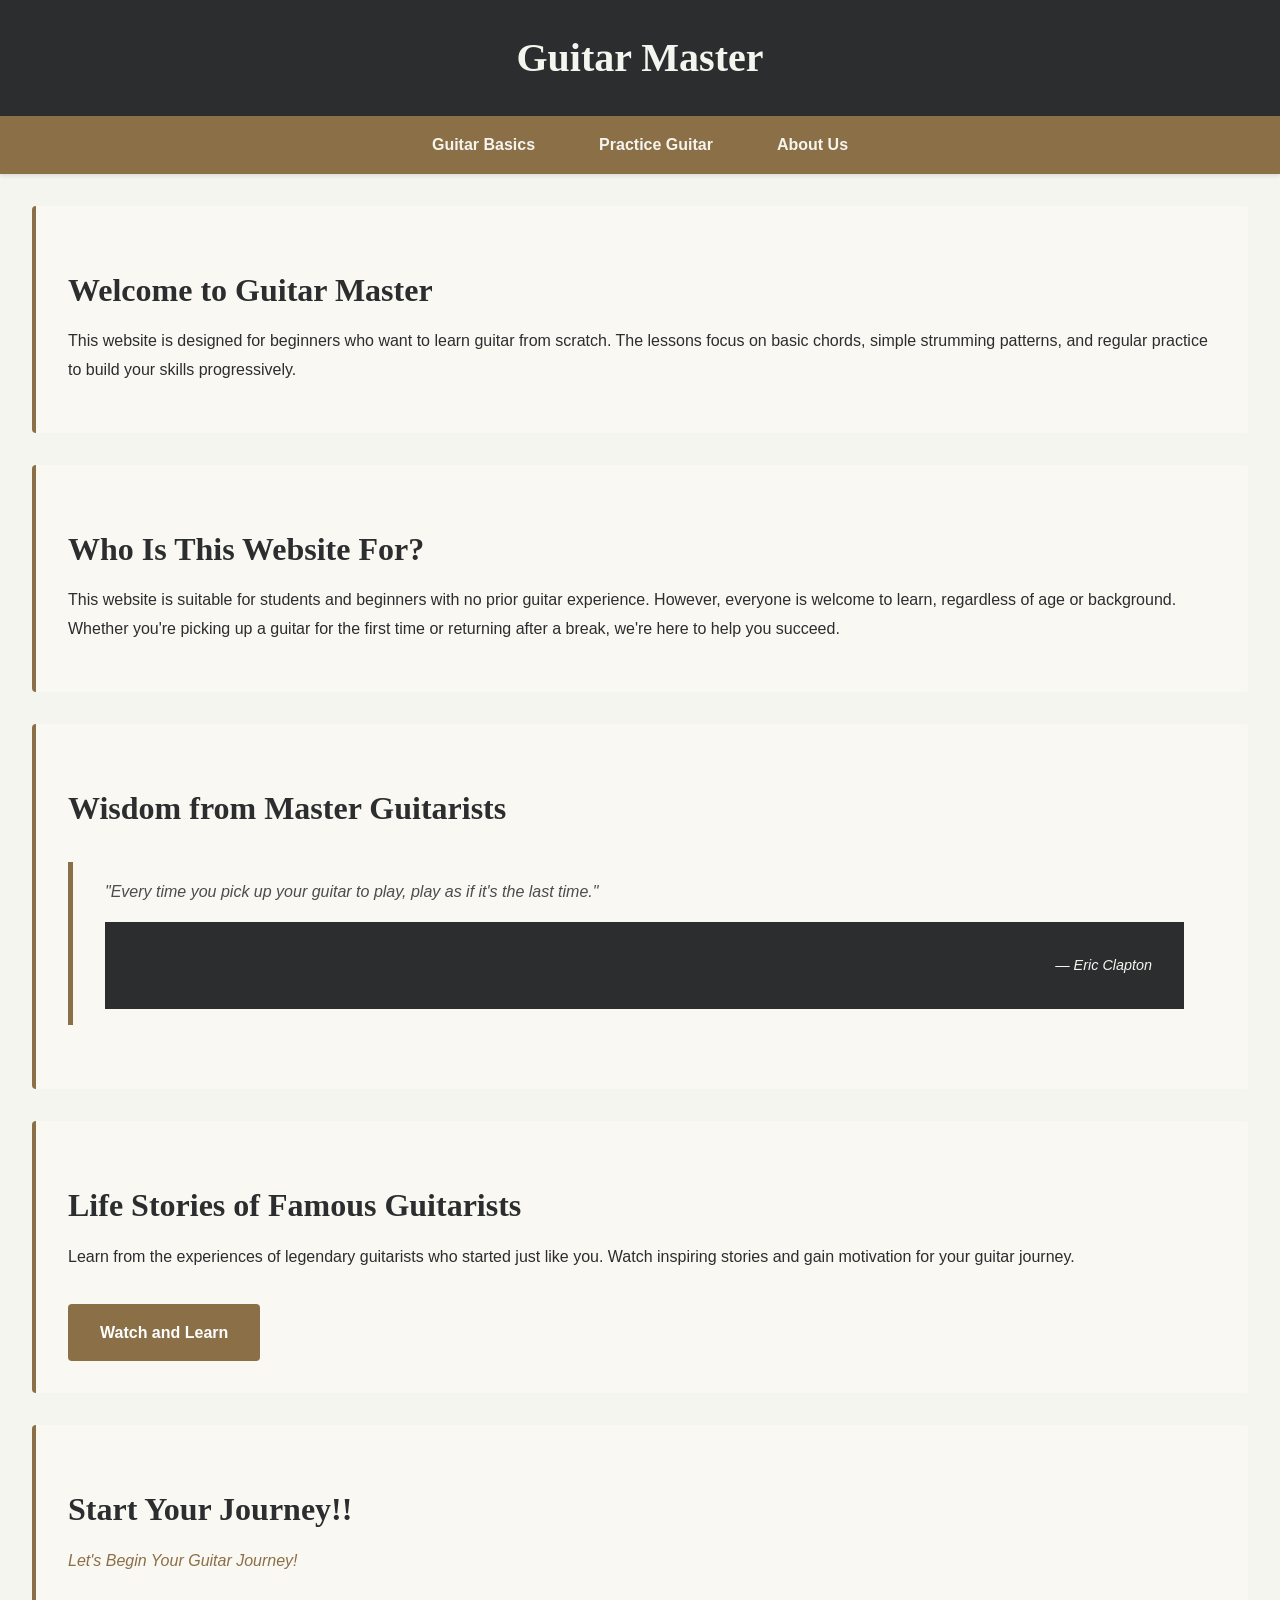
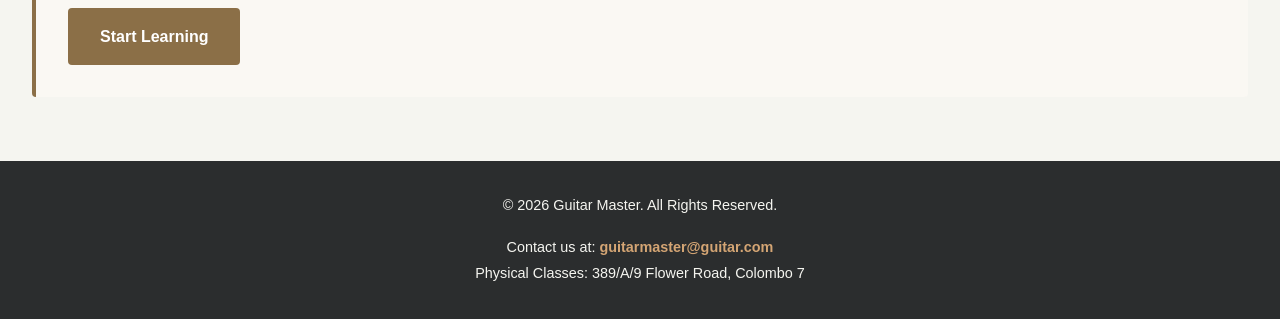
<file: index.html>
<!DOCTYPE html>
<html lang="en">
<head>
    <meta charset="UTF-8">
    <meta name="viewport" content="width=device-width, initial-scale=1.0">
    <title>Guitar Master - Learn Guitar Online</title>
    <!-- External CSS Stylesheet -->
    <link rel="stylesheet" href="style.css">
</head>
<body>
    
    <!-- Header element contains site branding -->
    <header>
        <h1><a href="index.html">Guitar Master</a></h1>
    </header>
    
    <!-- Navigation using semantic nav element with unordered list -->
    <nav>
        <ul>
            <li><a href="lessons.html">Guitar Basics</a></li>
            <li><a href="practice.html">Practice Guitar</a></li>
            <li><a href="about-us.html">About Us</a></li>
        </ul>
    </nav>
    
    <!-- Main content area -->
    <main>
        
        <!-- Welcome section -->
        <section class="welcome-section">
            <h2>Welcome to Guitar Master</h2>
            <p>This website is designed for beginners who want to learn guitar from scratch. The lessons focus on basic chords, simple strumming patterns, and regular practice to build your skills progressively.</p>
        </section>
        
        <!-- Target audience section -->
        <section class="audience-section">
            <h2>Who Is This Website For?</h2>
            <p>This website is suitable for students and beginners with no prior guitar experience. However, everyone is welcome to learn, regardless of age or background. Whether you're picking up a guitar for the first time or returning after a break, we're here to help you succeed.</p>
        </section>
        
        <!-- Inspirational quote using blockquote -->
        <section class="quote-section">
            <h2>Wisdom from Master Guitarists</h2>
            <blockquote>
                <p>"Every time you pick up your guitar to play, play as if it's the last time."</p>
                <footer>— Eric Clapton</footer>
            </blockquote>
        </section>
        
        <!-- External resources section -->
        <section class="resources-section">
            <h2>Life Stories of Famous Guitarists</h2>
            <p>Learn from the experiences of legendary guitarists who started just like you. Watch inspiring stories and gain motivation for your guitar journey.</p>
            <a href="https://www.youtube.com/watch?v=wsqX3c7Kgp0" target="_blank" rel="noopener noreferrer" class="external-link">Watch and Learn</a>
        </section>
        
        <!-- Call to action section -->
        <section class="cta-section">
            <h2>Start Your Journey!!</h2>
            <p><em>Let's Begin Your Guitar Journey!</em></p>
            <a href="lessons.html" class="cta-button">Start Learning</a>
        </section>
        
    </main>
    
    <!-- Footer with contact information -->
    <footer>
        <p>&copy; 2026 Guitar Master. All Rights Reserved.</p>
        <address>
            Contact us at: <a href="mailto:guitarmaster@guitar.com">guitarmaster@guitar.com</a><br>
            Physical Classes: 389/A/9 Flower Road, Colombo 7
        </address>
    </footer>
    
</body>
</html>
</file>
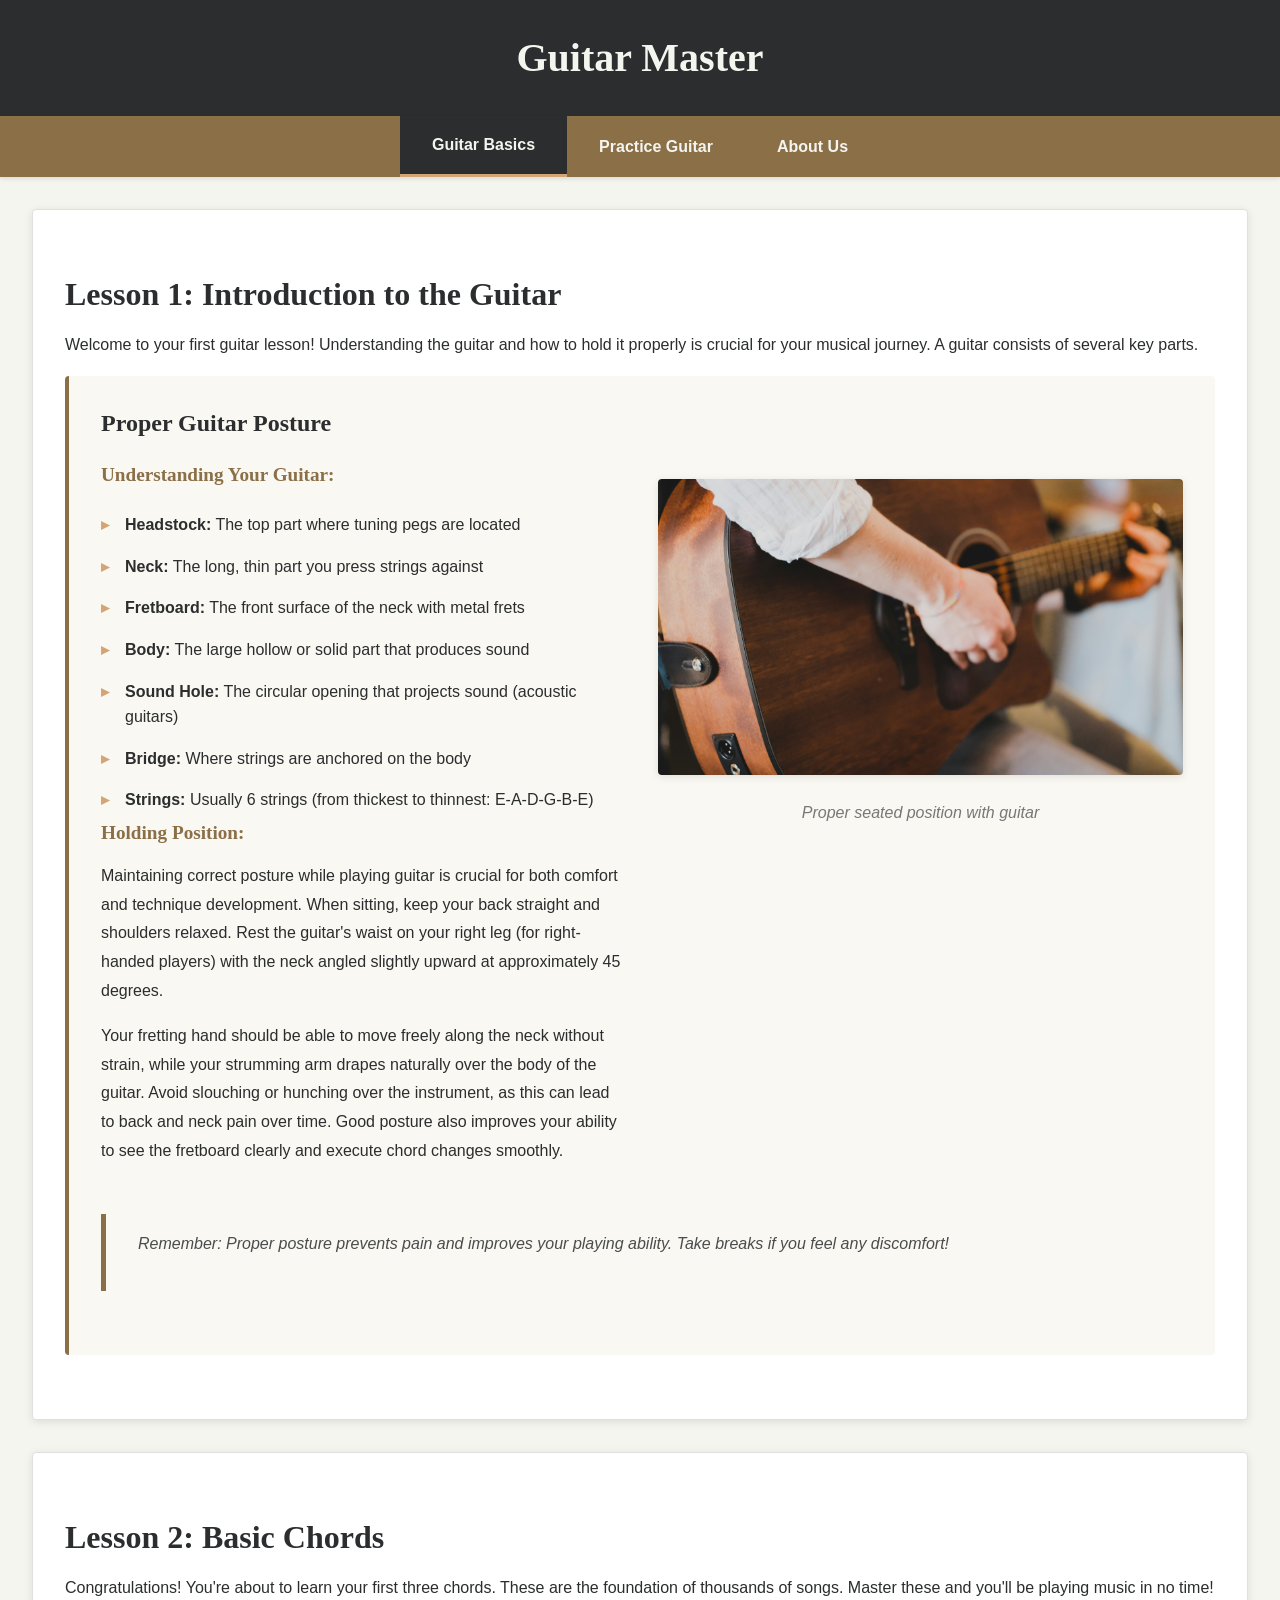
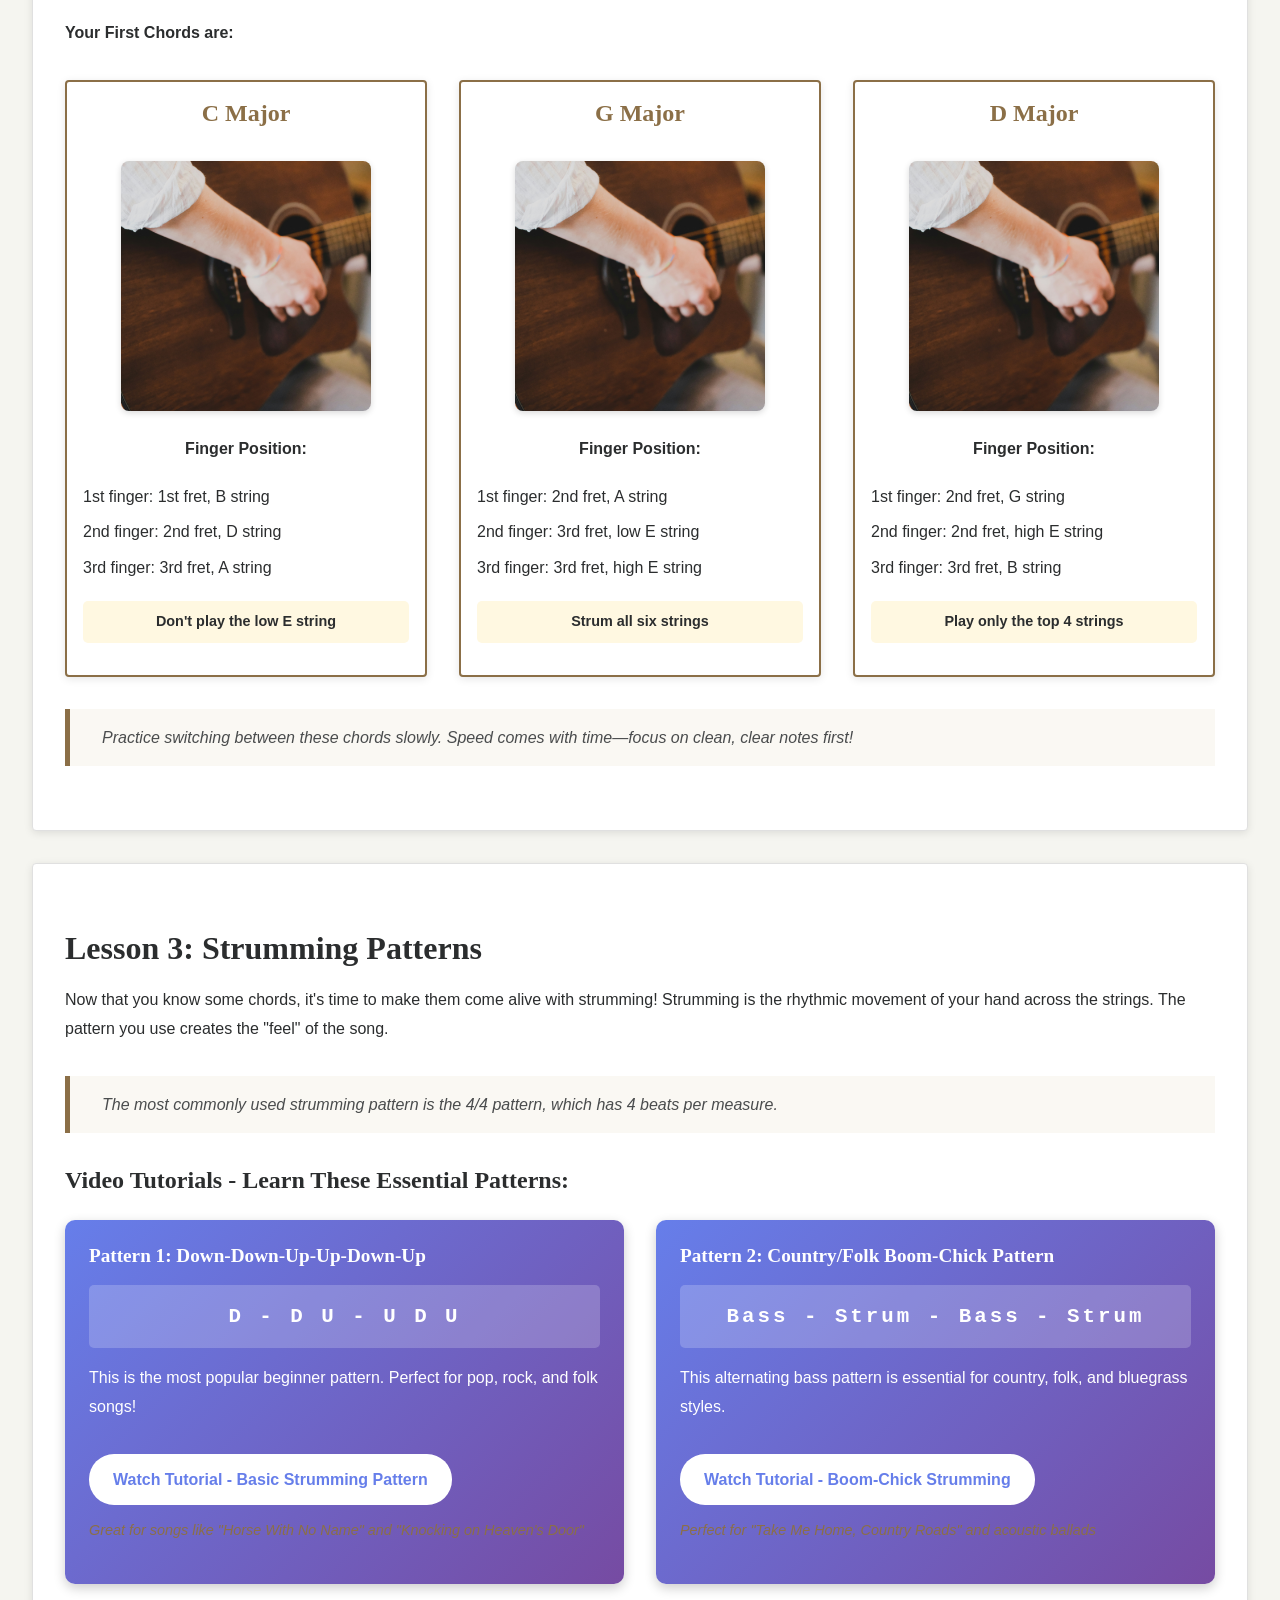
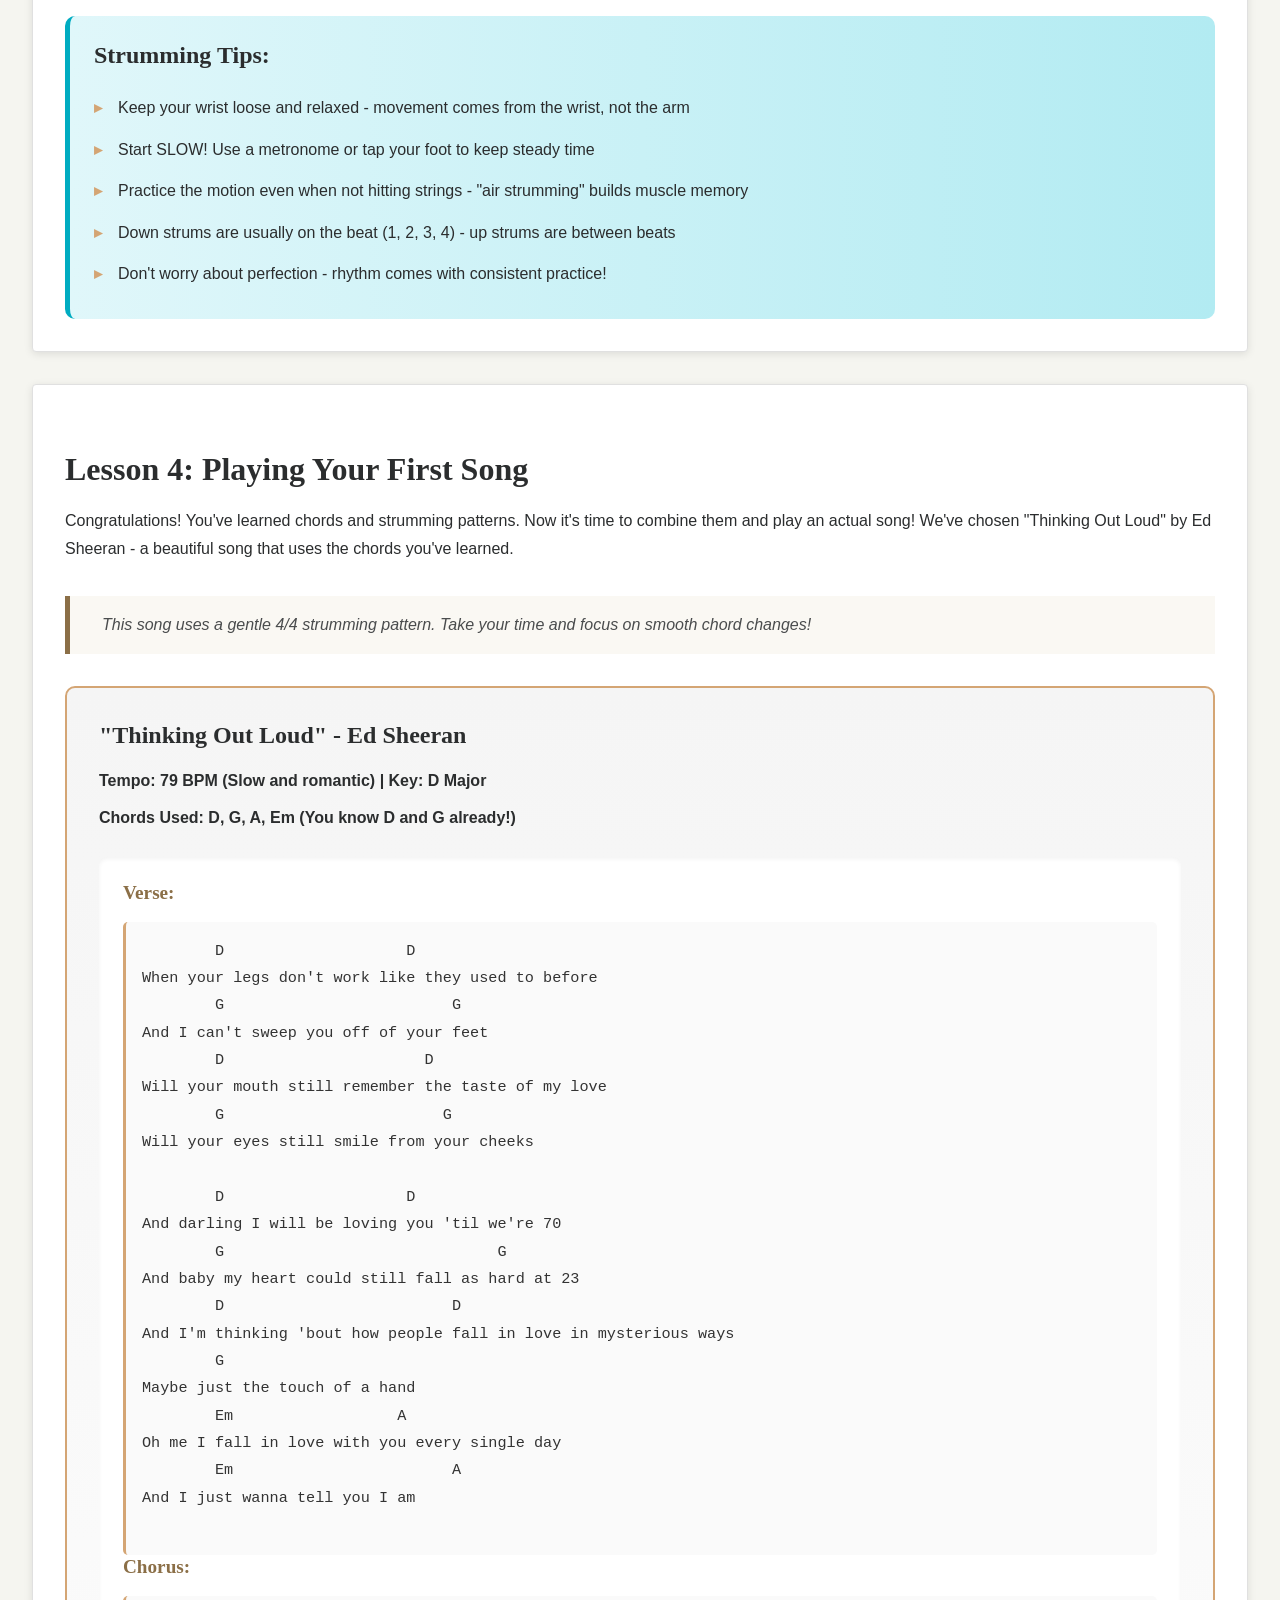
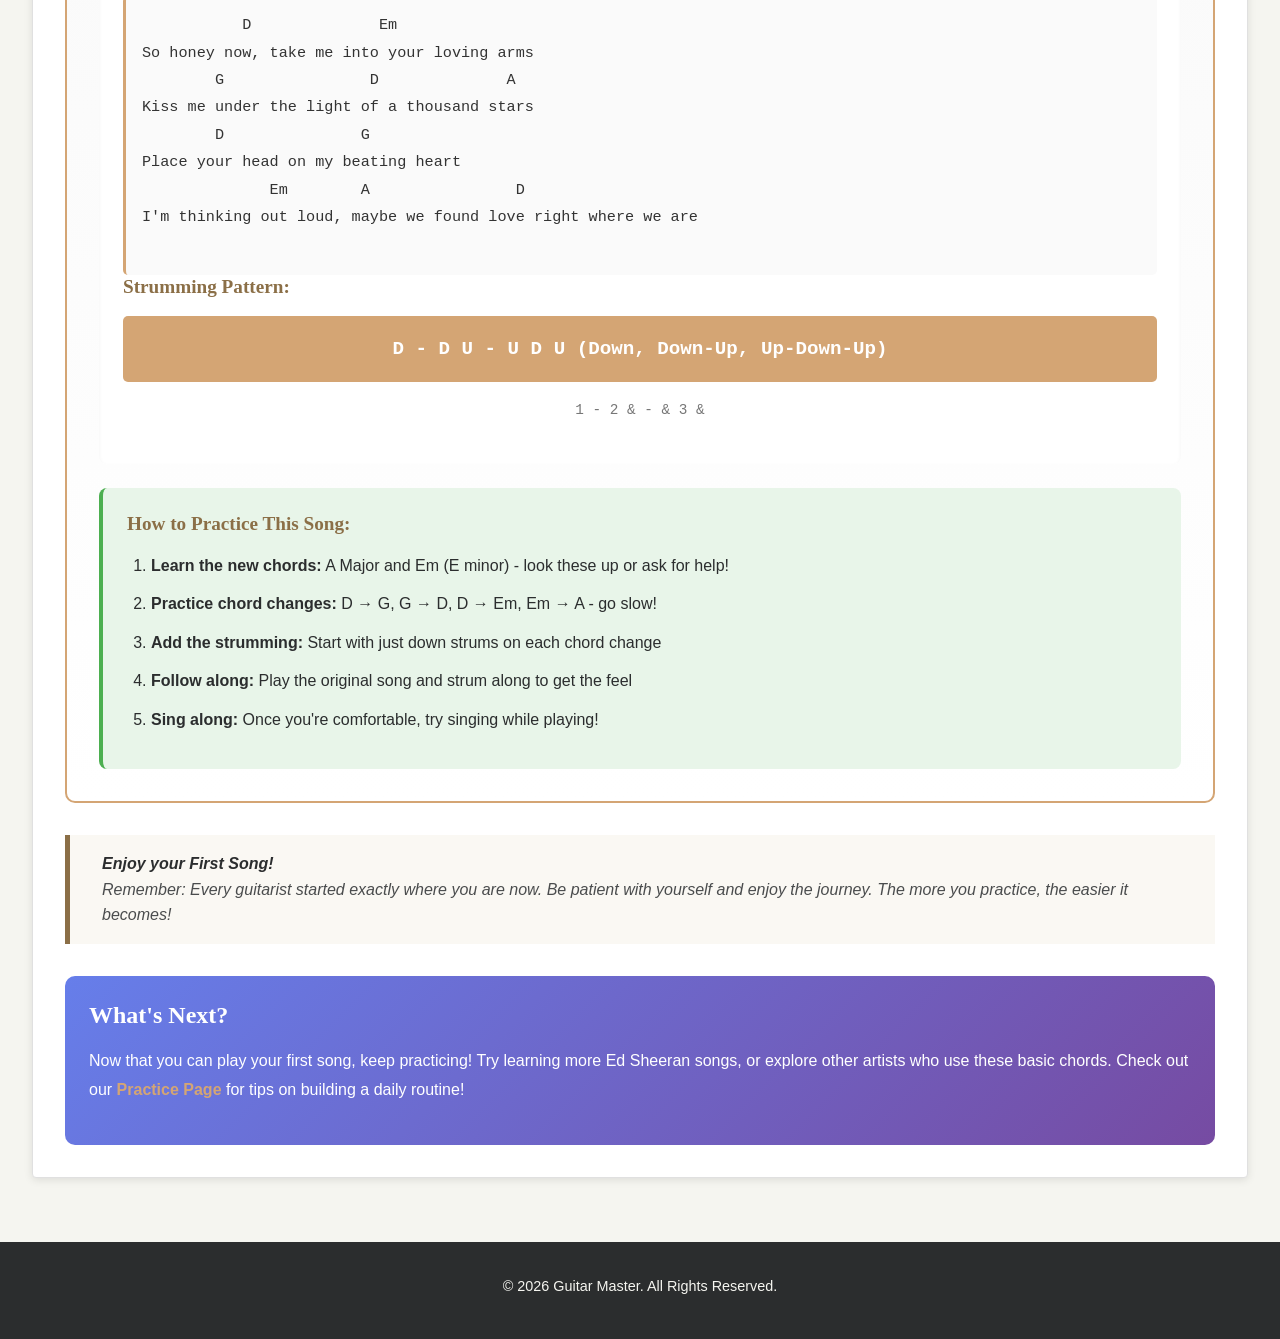
<file: lessons.html>
<!DOCTYPE html>
<html lang="en">
<head>
    <meta charset="UTF-8">
    <meta name="viewport" content="width=device-width, initial-scale=1.0">
    <title>Guitar Lessons - Guitar Master</title>
    <!-- External CSS Stylesheet -->
    <link rel="stylesheet" href="style.css">
</head>
<body>
    
    <!-- Header element -->
    <header>
        <h1><a href="index.html">Guitar Master</a></h1>
    </header>
    
    <!-- Navigation with current page indicator -->
    <nav>
        <ul>
            <li><a href="lessons.html" class="current">Guitar Basics</a></li>
            <li><a href="practice.html">Practice Guitar</a></li>
            <li><a href="about-us.html">About Us</a></li>
        </ul>
    </nav>
    
    <!-- Main content -->
    <main>
        
        <!-- Lesson 1: Introduction -->
        <article class="lesson">
            <h2>Lesson 1: Introduction to the Guitar</h2>
            
            <p>Welcome to your first guitar lesson! Understanding the guitar and how to hold it properly is crucial for your musical journey. A guitar consists of several key parts.</p>
            
            <!-- Section with detailed posture guidance -->
            <section class="posture-guide">
                <h3>Proper Guitar Posture</h3>
                
                <div class="lesson-content">
                    <div class="text-content">
                        <h4>Understanding Your Guitar:</h4>
                        <ul class="info-list">
                            <li><strong>Headstock:</strong> The top part where tuning pegs are located</li>
                            <li><strong>Neck:</strong> The long, thin part you press strings against</li>
                            <li><strong>Fretboard:</strong> The front surface of the neck with metal frets</li>
                            <li><strong>Body:</strong> The large hollow or solid part that produces sound</li>
                            <li><strong>Sound Hole:</strong> The circular opening that projects sound (acoustic guitars)</li>
                            <li><strong>Bridge:</strong> Where strings are anchored on the body</li>
                            <li><strong>Strings:</strong> Usually 6 strings (from thickest to thinnest: E-A-D-G-B-E)</li>
                        </ul>
                        
                        <h4>Holding Position:</h4>
                        <p>Maintaining correct posture while playing guitar is crucial for both comfort and technique development. When sitting, keep your back straight and shoulders relaxed. Rest the guitar's waist on your right leg (for right-handed players) with the neck angled slightly upward at approximately 45 degrees.</p>
                        
                        <p>Your fretting hand should be able to move freely along the neck without strain, while your strumming arm drapes naturally over the body of the guitar. Avoid slouching or hunching over the instrument, as this can lead to back and neck pain over time. Good posture also improves your ability to see the fretboard clearly and execute chord changes smoothly.</p>
                    </div>
                    
                    <div class="image-content">
                        <img src="images/annika-wischnewsky-a_ZV43WlSLo-unsplash.jpg" alt="Person holding guitar correctly with straight back and balanced grip" class="lesson-image">
                        <p class="image-caption">Proper seated position with guitar</p>
                    </div>
                </div>
                
                <blockquote>
                    <p>Remember: Proper posture prevents pain and improves your playing ability. Take breaks if you feel any discomfort!</p>
                </blockquote>
            </section>
        </article>
        
        <!-- Lesson 2: Basic Chords -->
        <article class="lesson">
            <h2>Lesson 2: Basic Chords</h2>
            
            <p>Congratulations! You're about to learn your first three chords. These are the foundation of thousands of songs. Master these and you'll be playing music in no time!</p>
            
            <p><strong>Your First Chords are:</strong></p>
            
            <!-- Chord diagrams using Flexbox -->
            <div class="chord-grid">
                <div class="chord-card">
                    <h3>C Major</h3>
                    <img src="images/annika-wischnewsky-a_ZV43WlSLo-unsplash.jpg" alt="C Major Chord diagram" class="chord-image">
                    <div class="chord-info">
                        <p><strong>Finger Position:</strong></p>
                        <ul>
                            <li>1st finger: 1st fret, B string</li>
                            <li>2nd finger: 2nd fret, D string</li>
                            <li>3rd finger: 3rd fret, A string</li>
                        </ul>
                        <p class="chord-tip">Don't play the low E string</p>
                    </div>
                </div>
                
                <div class="chord-card">
                    <h3>G Major</h3>
                    <img src="images/annika-wischnewsky-a_ZV43WlSLo-unsplash.jpg" alt="G Major Chord diagram" class="chord-image">
                    <div class="chord-info">
                        <p><strong>Finger Position:</strong></p>
                        <ul>
                            <li>1st finger: 2nd fret, A string</li>
                            <li>2nd finger: 3rd fret, low E string</li>
                            <li>3rd finger: 3rd fret, high E string</li>
                        </ul>
                        <p class="chord-tip">Strum all six strings</p>
                    </div>
                </div>
                
                <div class="chord-card">
                    <h3>D Major</h3>
                    <img src="images/annika-wischnewsky-a_ZV43WlSLo-unsplash.jpg" alt="D Major Chord diagram" class="chord-image">
                    <div class="chord-info">
                        <p><strong>Finger Position:</strong></p>
                        <ul>
                            <li>1st finger: 2nd fret, G string</li>
                            <li>2nd finger: 2nd fret, high E string</li>
                            <li>3rd finger: 3rd fret, B string</li>
                        </ul>
                        <p class="chord-tip">Play only the top 4 strings</p>
                    </div>
                </div>
            </div>
            
            <blockquote>Practice switching between these chords slowly. Speed comes with time—focus on clean, clear notes first!</blockquote>
        </article>
        
        <!-- Lesson 3: Strumming Patterns -->
        <article class="lesson">
            <h2>Lesson 3: Strumming Patterns</h2>
            
            <p>Now that you know some chords, it's time to make them come alive with strumming! Strumming is the rhythmic movement of your hand across the strings. The pattern you use creates the "feel" of the song.</p>
            
            <blockquote>The most commonly used strumming pattern is the 4/4 pattern, which has 4 beats per measure.</blockquote>
            
            <!-- Video tutorials section -->
            <div class="video-section">
                <h3>Video Tutorials - Learn These Essential Patterns:</h3>
                
                <div class="video-grid">
                    <div class="video-card">
                        <h4>Pattern 1: Down-Down-Up-Up-Down-Up</h4>
                        <p class="pattern-notation">D - D U - U D U</p>
                        <p>This is the most popular beginner pattern. Perfect for pop, rock, and folk songs!</p>
                        <a href="https://www.youtube.com/watch?v=uqr2NRv0LOY" class="video-link" target="_blank" rel="noopener">
                            Watch Tutorial - Basic Strumming Pattern
                        </a>
                        <p class="video-description"><em>Great for songs like "Horse With No Name" and "Knocking on Heaven's Door"</em></p>
                    </div>
                    
                    <div class="video-card">
                        <h4>Pattern 2: Country/Folk Boom-Chick Pattern</h4>
                        <p class="pattern-notation">Bass - Strum - Bass - Strum</p>
                        <p>This alternating bass pattern is essential for country, folk, and bluegrass styles.</p>
                        <a href="https://www.youtube.com/watch?v=SBv3rBFObIs" class="video-link" target="_blank" rel="noopener">
                            Watch Tutorial - Boom-Chick Strumming
                        </a>
                        <p class="video-description"><em>Perfect for "Take Me Home, Country Roads" and acoustic ballads</em></p>
                    </div>
                </div>
            </div>
            
            <div class="tips-box">
                <h3>Strumming Tips:</h3>
                <ul class="info-list">
                    <li>Keep your wrist loose and relaxed - movement comes from the wrist, not the arm</li>
                    <li>Start SLOW! Use a metronome or tap your foot to keep steady time</li>
                    <li>Practice the motion even when not hitting strings - "air strumming" builds muscle memory</li>
                    <li>Down strums are usually on the beat (1, 2, 3, 4) - up strums are between beats</li>
                    <li>Don't worry about perfection - rhythm comes with consistent practice!</li>
                </ul>
            </div>
        </article>
        
        <!-- Lesson 4: First Song -->
        <article class="lesson">
            <h2>Lesson 4: Playing Your First Song</h2>
            
            <p>Congratulations! You've learned chords and strumming patterns. Now it's time to combine them and play an actual song! We've chosen "Thinking Out Loud" by Ed Sheeran - a beautiful song that uses the chords you've learned.</p>
            
            <blockquote>This song uses a gentle 4/4 strumming pattern. Take your time and focus on smooth chord changes!</blockquote>
            
            <div class="song-sheet">
                <h3>"Thinking Out Loud" - Ed Sheeran</h3>
                <p class="song-info"><strong>Tempo:</strong> 79 BPM (Slow and romantic) | <strong>Key:</strong> D Major</p>
                <p class="song-info"><strong>Chords Used:</strong> D, G, A, Em (You know D and G already!)</p>
                
                <div class="chord-sheet">
                    <h4>Verse:</h4>
                    <pre class="lyrics">
        D                    D
When your legs don't work like they used to before
        G                         G
And I can't sweep you off of your feet
        D                      D
Will your mouth still remember the taste of my love
        G                        G
Will your eyes still smile from your cheeks

        D                    D
And darling I will be loving you 'til we're 70
        G                              G
And baby my heart could still fall as hard at 23
        D                         D
And I'm thinking 'bout how people fall in love in mysterious ways
        G
Maybe just the touch of a hand
        Em                  A
Oh me I fall in love with you every single day
        Em                        A
And I just wanna tell you I am
                    </pre>
                    
                    <h4>Chorus:</h4>
                    <pre class="lyrics">
           D              Em
So honey now, take me into your loving arms
        G                D              A
Kiss me under the light of a thousand stars
        D               G
Place your head on my beating heart
              Em        A                D
I'm thinking out loud, maybe we found love right where we are
                    </pre>
                    
                    <h4>Strumming Pattern:</h4>
                    <p class="pattern-display">D - D U - U D U (Down, Down-Up, Up-Down-Up)</p>
                    <p class="pattern-count">1 - 2 & - & 3 &</p>
                </div>
                
                <div class="practice-tips-song">
                    <h4>How to Practice This Song:</h4>
                    <ol>
                        <li><strong>Learn the new chords:</strong> A Major and Em (E minor) - look these up or ask for help!</li>
                        <li><strong>Practice chord changes:</strong> D → G, G → D, D → Em, Em → A - go slow!</li>
                        <li><strong>Add the strumming:</strong> Start with just down strums on each chord change</li>
                        <li><strong>Follow along:</strong> Play the original song and strum along to get the feel</li>
                        <li><strong>Sing along:</strong> Once you're comfortable, try singing while playing!</li>
                    </ol>
                </div>
            </div>
            
            <blockquote><strong>Enjoy your First Song!</strong><br>
            Remember: Every guitarist started exactly where you are now. Be patient with yourself and enjoy the journey. The more you practice, the easier it becomes!</blockquote>
            
            <div class="next-steps">
                <h3>What's Next?</h3>
                <p>Now that you can play your first song, keep practicing! Try learning more Ed Sheeran songs, or explore other artists who use these basic chords. Check out our <a href="practice.html">Practice Page</a> for tips on building a daily routine!</p>
            </div>
        </article>
        
    </main>
    
    <!-- Footer -->
    <footer>
        <p>&copy; 2026 Guitar Master. All Rights Reserved.</p>
    </footer>
    
</body>
</html>
</file>
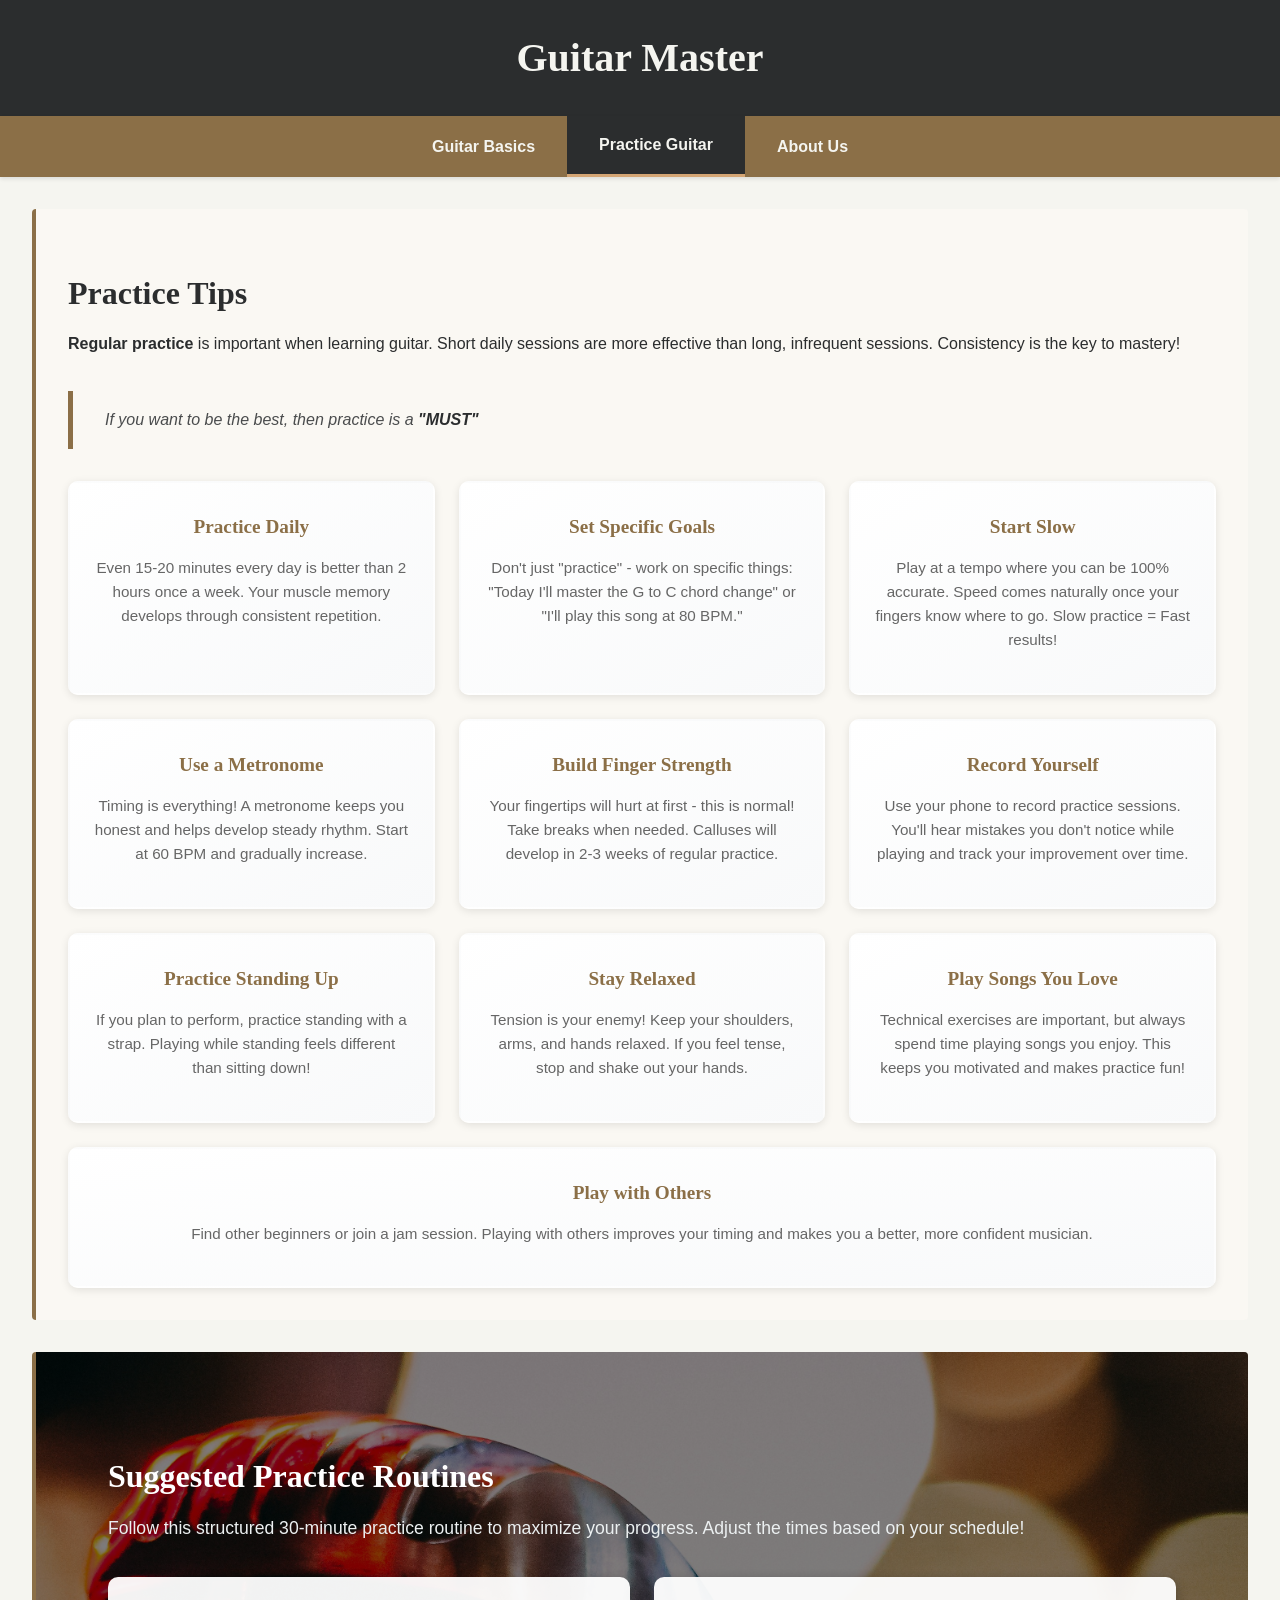
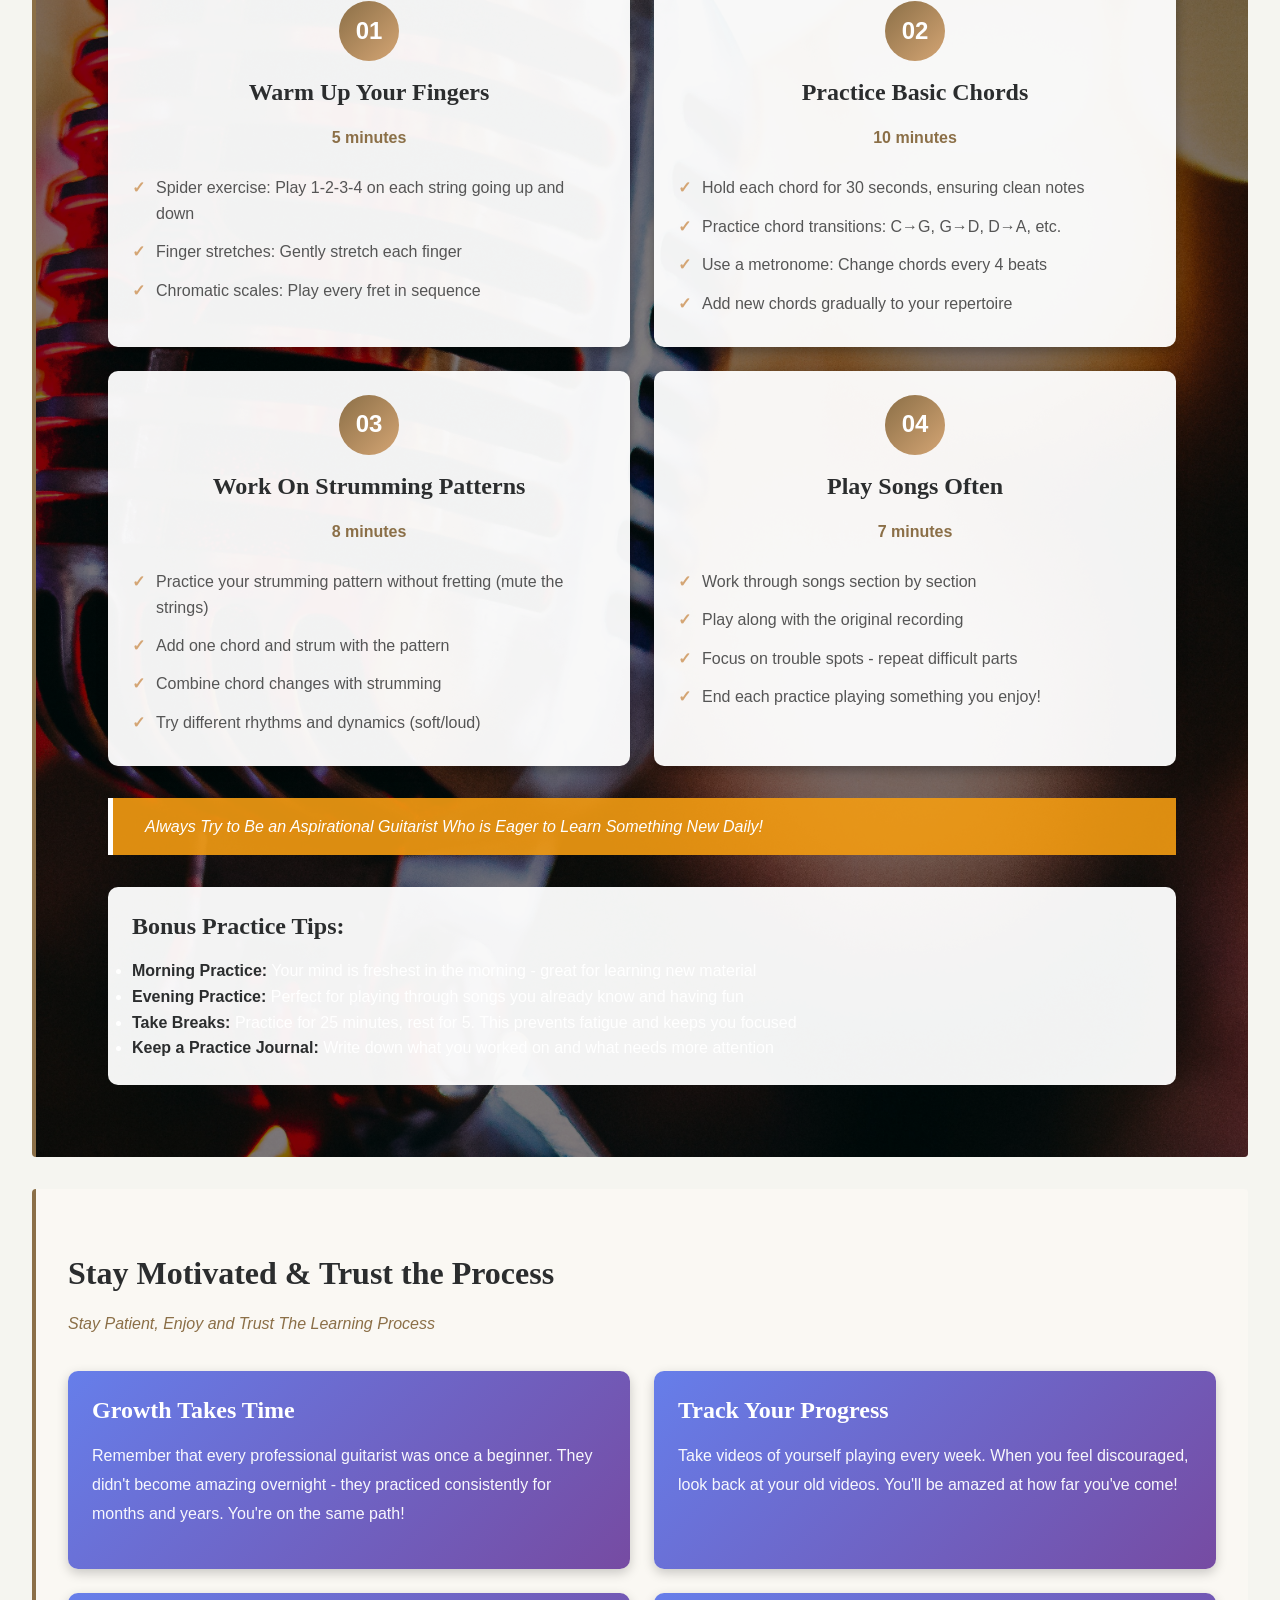
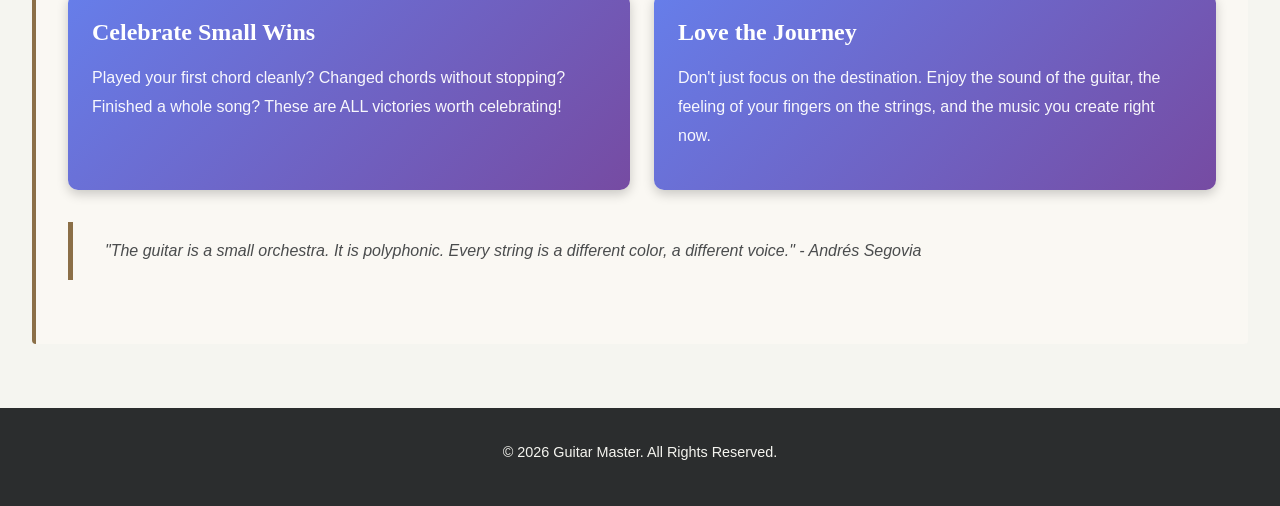
<file: practice.html>
<!DOCTYPE html>
<html lang="en">
<head>
    <meta charset="UTF-8">
    <meta name="viewport" content="width=device-width, initial-scale=1.0">
    <title>Practice Guitar - Guitar Master</title>
    <!-- External CSS Stylesheet -->
    <link rel="stylesheet" href="style.css">
</head>
<body>
    
    <!-- Header -->
    <header>
        <h1><a href="index.html">Guitar Master</a></h1>
    </header>
    
    <!-- Navigation -->
    <nav>
        <ul>
            <li><a href="lessons.html">Guitar Basics</a></li>
            <li><a href="practice.html" class="current">Practice Guitar</a></li>
            <li><a href="about-us.html">About Us</a></li>
        </ul>
    </nav>

    <!-- Main content -->
    <main>
        
        <!-- Practice tips section -->
        <section class="practice-tips-main">
            <h2>Practice Tips</h2>
            <p><strong>Regular practice</strong> is important when learning guitar. Short daily sessions are more effective than long, infrequent sessions. Consistency is the key to mastery!</p>
           
            <blockquote>If you want to be the best, then practice is a <strong>"MUST"</strong></blockquote>
            
            <!-- Practice tips grid - -->
            <div class="tips-grid">
                <div class="tip-card">
                    <h3>Practice Daily</h3>
                    <p>Even 15-20 minutes every day is better than 2 hours once a week. Your muscle memory develops through consistent repetition.</p>
                </div>
                
                <div class="tip-card">
                    <h3>Set Specific Goals</h3>
                    <p>Don't just "practice" - work on specific things: "Today I'll master the G to C chord change" or "I'll play this song at 80 BPM."</p>
                </div>
                
                <div class="tip-card">
                    <h3>Start Slow</h3>
                    <p>Play at a tempo where you can be 100% accurate. Speed comes naturally once your fingers know where to go. Slow practice = Fast results!</p>
                </div>
                
                <div class="tip-card">
                    <h3>Use a Metronome</h3>
                    <p>Timing is everything! A metronome keeps you honest and helps develop steady rhythm. Start at 60 BPM and gradually increase.</p>
                </div>
                
                <div class="tip-card">
                    <h3>Build Finger Strength</h3>
                    <p>Your fingertips will hurt at first - this is normal! Take breaks when needed. Calluses will develop in 2-3 weeks of regular practice.</p>
                </div>
                
                <div class="tip-card">
                    <h3>Record Yourself</h3>
                    <p>Use your phone to record practice sessions. You'll hear mistakes you don't notice while playing and track your improvement over time.</p>
                </div>
                
                <div class="tip-card">
                    <h3>Practice Standing Up</h3>
                    <p>If you plan to perform, practice standing with a strap. Playing while standing feels different than sitting down!</p>
                </div>
                
                <div class="tip-card">
                    <h3>Stay Relaxed</h3>
                    <p>Tension is your enemy! Keep your shoulders, arms, and hands relaxed. If you feel tense, stop and shake out your hands.</p>
                </div>
                
                <div class="tip-card">
                    <h3>Play Songs You Love</h3>
                    <p>Technical exercises are important, but always spend time playing songs you enjoy. This keeps you motivated and makes practice fun!</p>
                </div>
                
                <div class="tip-card">
                    <h3>Play with Others</h3>
                    <p>Find other beginners or join a jam session. Playing with others improves your timing and makes you a better, more confident musician.</p>
                </div>
            </div>
        </section>

        <!-- Practice routine with background image -->
        <section class="practice-routine-bg">
            <div class="routine-overlay">
                <h2>Suggested Practice Routines</h2>
                <p class="routine-intro">Follow this structured 30-minute practice routine to maximize your progress. Adjust the times based on your schedule!</p>
                
                <div class="routine-steps">
                    <div class="step-card">
                        <div class="step-number">01</div>
                        <h3>Warm Up Your Fingers</h3>
                        <p class="step-duration">5 minutes</p>
                        <ul>
                            <li>Spider exercise: Play 1-2-3-4 on each string going up and down</li>
                            <li>Finger stretches: Gently stretch each finger</li>
                            <li>Chromatic scales: Play every fret in sequence</li>
                        </ul>
                    </div>
                    
                    <div class="step-card">
                        <div class="step-number">02</div>
                        <h3>Practice Basic Chords</h3>
                        <p class="step-duration">10 minutes</p>
                        <ul>
                            <li>Hold each chord for 30 seconds, ensuring clean notes</li>
                            <li>Practice chord transitions: C→G, G→D, D→A, etc.</li>
                            <li>Use a metronome: Change chords every 4 beats</li>
                            <li>Add new chords gradually to your repertoire</li>
                        </ul>
                    </div>
                    
                    <div class="step-card">
                        <div class="step-number">03</div>
                        <h3>Work On Strumming Patterns</h3>
                        <p class="step-duration">8 minutes</p>
                        <ul>
                            <li>Practice your strumming pattern without fretting (mute the strings)</li>
                            <li>Add one chord and strum with the pattern</li>
                            <li>Combine chord changes with strumming</li>
                            <li>Try different rhythms and dynamics (soft/loud)</li>
                        </ul>
                    </div>
                    
                    <div class="step-card">
                        <div class="step-number">04</div>
                        <h3>Play Songs Often</h3>
                        <p class="step-duration">7 minutes</p>
                        <ul>
                            <li>Work through songs section by section</li>
                            <li>Play along with the original recording</li>
                            <li>Focus on trouble spots - repeat difficult parts</li>
                            <li>End each practice playing something you enjoy!</li>
                        </ul>
                    </div>
                </div>
                
                <blockquote class="routine-quote">
                    Always Try to Be an Aspirational Guitarist Who is Eager to Learn Something New Daily!
                </blockquote>
                
                <div class="bonus-tips">
                    <h3>Bonus Practice Tips:</h3>
                    <ul>
                        <li><strong>Morning Practice:</strong> Your mind is freshest in the morning - great for learning new material</li>
                        <li><strong>Evening Practice:</strong> Perfect for playing through songs you already know and having fun</li>
                        <li><strong>Take Breaks:</strong> Practice for 25 minutes, rest for 5. This prevents fatigue and keeps you focused</li>
                        <li><strong>Keep a Practice Journal:</strong> Write down what you worked on and what needs more attention</li>
                    </ul>
                </div>
            </div>
        </section>

        <!-- Motivation section -->
        <section class="motivation-section">
            <h2>Stay Motivated & Trust the Process</h2>
            <p><em>Stay Patient, Enjoy and Trust The Learning Process</em></p>
            
            <div class="motivation-content">
                <div class="motivation-card">
                    <h3>Growth Takes Time</h3>
                    <p>Remember that every professional guitarist was once a beginner. They didn't become amazing overnight - they practiced consistently for months and years. You're on the same path!</p>
                </div>
                
                <div class="motivation-card">
                    <h3>Track Your Progress</h3>
                    <p>Take videos of yourself playing every week. When you feel discouraged, look back at your old videos. You'll be amazed at how far you've come!</p>
                </div>
                
                <div class="motivation-card">
                    <h3>Celebrate Small Wins</h3>
                    <p>Played your first chord cleanly? Changed chords without stopping? Finished a whole song? These are ALL victories worth celebrating!</p>
                </div>
                
                <div class="motivation-card">
                    <h3>Love the Journey</h3>
                    <p>Don't just focus on the destination. Enjoy the sound of the guitar, the feeling of your fingers on the strings, and the music you create right now.</p>
                </div>
            </div>
            
            <blockquote>
                "The guitar is a small orchestra. It is polyphonic. Every string is a different color, a different voice." - Andrés Segovia
            </blockquote>
        </section>
    </main>
    
    <!-- Footer -->
    <footer>
        <p>&copy; 2026 Guitar Master. All Rights Reserved.</p>
    </footer>
    
</body>
</html>
</file>
<file: style.css>
/* ============================================
GUITAR MASTER 
GDI2100 Web Design 
Dinith Ranasinghe
   

   ============================================ */

/* ============================================
   1. CSS RESET
   ============================================ */
* {
    margin: 0;
    padding: 0;
    box-sizing: border-box;
}

/* ============================================
   2. COLOR VARIABLES
   ============================================ */
:root {
    --charcoal: #2b2d2e;
    --wood-brown: #8b6f47;
    --off-white: #f5f5f0;
    --cream: #faf8f3;
    --dark-wood: #6b5333;
    --light-charcoal: #4a4c4d;
    --accent-gold: #d4a574;
    --spacing-small: 0.5rem;
    --spacing-medium: 1rem;
    --spacing-large: 2rem;
    --shadow: 0 2px 8px rgba(0, 0, 0, 0.1);
}

/* ============================================
   3. TYPOGRAPHY
   
   ============================================ */
body {
    font-family: 'Helvetica Neue', Arial, sans-serif;
    font-size: 16px;
    line-height: 1.6;
    color: var(--charcoal);
    background-color: var(--off-white);
}

h1, h2, h3, h4, h5, h6 {
    font-family: Georgia, 'Times New Roman', serif;
    color: var(--charcoal);
    line-height: 1.3;
    margin-bottom: var(--spacing-medium);
}

h1 { font-size: 2.5rem; font-weight: 700; }
h2 { font-size: 2rem; font-weight: 600; margin-top: var(--spacing-large); }
h3 { font-size: 1.5rem; font-weight: 600; }
h4 { font-size: 1.2rem; font-weight: 600; color: var(--wood-brown); }

p {
    margin-bottom: var(--spacing-medium);
    line-height: 1.8;
}

em {
    font-style: italic;
    color: var(--wood-brown);
}

strong {
    font-weight: 700;
    color: var(--charcoal);
}

/* ============================================
   4. HEADER STYLES
   ============================================ */
header {
    background-color: var(--charcoal);
    color: var(--off-white);
    padding: var(--spacing-large);
    text-align: center;
}

header h1 {
    margin: 0;
    color: var(--off-white);
}

header h1 a {
    color: var(--off-white);
    text-decoration: none;
    transition: color 0.3s ease;
}

header h1 a:hover {
    color: var(--accent-gold);
}

/* ============================================
   5. NAVIGATION 
   ============================================ */
nav {
    background-color: var(--wood-brown);
    padding: 0;
    position: sticky;
    top: 0;
    z-index: 100;
    box-shadow: 0 2px 4px rgba(0, 0, 0, 0.1);
}

/* FLEXBOX: Horizontal navigation menu */
nav ul {
    list-style: none;
    display: flex;
    justify-content: center;
    align-items: center;
    flex-wrap: wrap;
    margin: 0;
    padding: 0;
}

nav ul li {
    margin: 0;
}

nav ul li a {
    display: block;
    color: var(--off-white);
    text-decoration: none;
    padding: var(--spacing-medium) var(--spacing-large);
    font-weight: 600;
    transition: background-color 0.3s ease, color 0.3s ease;
}

nav ul li a:hover {
    background-color: var(--dark-wood);
    color: white;
}

nav ul li a.current {
    background-color: var(--charcoal);
    border-bottom: 3px solid var(--accent-gold);
}

/* ============================================
   6. MAIN CONTENT
   ============================================ */
main {
    padding: var(--spacing-large);
    min-height: 400px;
}

section {
    margin-bottom: var(--spacing-large);
    padding: var(--spacing-large);
    background-color: var(--cream);
    border-left: 4px solid var(--wood-brown);
    border-radius: 4px;
}

article {
    margin-bottom: var(--spacing-large);
}

blockquote {
    background-color: #faf8f3;
    border-left: 5px solid var(--wood-brown);
    padding: var(--spacing-medium) var(--spacing-large);
    margin: var(--spacing-large) 0;
    font-style: italic;
    color: var(--light-charcoal);
}

blockquote footer {
    margin-top: var(--spacing-small);
    font-size: 0.9rem;
    text-align: right;
}

/* ============================================
   7. LINKS
   ============================================ */
a {
    color: var(--wood-brown);
    text-decoration: none;
    font-weight: 600;
    transition: color 0.3s ease;
}

a:hover {
    color: var(--dark-wood);
    text-decoration: underline;
}

.cta-button,
.external-link {
    display: inline-block;
    background-color: var(--wood-brown);
    color: white;
    padding: var(--spacing-medium) var(--spacing-large);
    border-radius: 4px;
    text-decoration: none;
    font-weight: 700;
    transition: background-color 0.3s ease, transform 0.2s ease;
    margin-top: var(--spacing-medium);
}

.cta-button:hover,
.external-link:hover {
    background-color: var(--dark-wood);
    transform: translateY(-2px);
    text-decoration: none;
}

/* ============================================
   8. LESSONS PAGE STYLES
   ============================================ */
.lesson {
    background-color: white;
    padding: var(--spacing-large);
    margin-bottom: var(--spacing-large);
    border: 1px solid #e0e0e0;
    border-radius: 4px;
    box-shadow: var(--shadow);
}

.lesson-image {
    max-width: 100%;
    height: auto;
    border-radius: 4px;
    margin: var(--spacing-medium) 0;
    box-shadow: var(--shadow);
}

.image-caption {
    margin-top: 0.5rem;
    font-style: italic;
    color: #777;
    text-align: center;
}

.posture-guide {
    background-color: var(--cream);
    padding: var(--spacing-large);
    border-radius: 4px;
    margin-top: var(--spacing-medium);
}

/* FLEXBOX: Lesson content layout */
.lesson-content {
    display: flex;
    gap: 2rem;
    margin-top: 1.5rem;
}

.text-content {
    flex: 1;
}

.image-content {
    flex: 1;
    display: flex;
    flex-direction: column;
    align-items: center;
}

/* Info list styling */
.info-list {
    list-style: none;
    padding-left: 0;
}

.info-list li {
    padding: 0.5rem 0;
    padding-left: 1.5rem;
    position: relative;
}

.info-list li::before {
    content: "▸";
    position: absolute;
    left: 0;
    color: var(--accent-gold);
    font-weight: bold;
}

/* FLEXBOX: Chord grid */
.chord-grid {
    display: flex;
    gap: var(--spacing-large);
    margin: var(--spacing-large) 0;
    flex-wrap: wrap;
}

.chord-card {
    flex: 1;
    min-width: 250px;
    background-color: white;
    padding: var(--spacing-medium);
    border: 2px solid var(--wood-brown);
    border-radius: 4px;
    text-align: center;
    box-shadow: var(--shadow);
    transition: transform 0.3s ease, box-shadow 0.3s ease;
}

.chord-card:hover {
    transform: translateY(-5px);
    box-shadow: 0 6px 16px rgba(0, 0, 0, 0.2);
}

.chord-card h3 {
    color: var(--wood-brown);
    margin-top: 0;
}

.chord-image {
    width: 100%;
    max-width: 250px;
    height: 250px;
    object-fit: cover;
    border-radius: 8px;
    margin: 1rem 0;
    box-shadow: 0 2px 6px rgba(0, 0, 0, 0.15);
}

.chord-info ul {
    text-align: left;
    margin-top: 1rem;
    list-style: none;
    padding-left: 0;
}

.chord-info ul li {
    padding: 0.3rem 0;
}

.chord-tip {
    background-color: #fff8e1;
    padding: 0.5rem 1rem;
    border-radius: 5px;
    font-size: 0.9rem;
    margin-top: 1rem;
    font-weight: 600;
    color: var(--charcoal);
}

/* Video section */
.video-section {
    margin-top: 2rem;
}

.video-grid {
    display: flex;
    gap: 2rem;
    margin-top: 1.5rem;
    flex-wrap: wrap;
}

.video-card {
    flex: 1;
    min-width: 300px;
    background: linear-gradient(135deg, #667eea 0%, #764ba2 100%);
    color: white;
    padding: 1.5rem;
    border-radius: 10px;
    box-shadow: 0 4px 12px rgba(0, 0, 0, 0.2);
    transition: transform 0.3s ease;
}

.video-card:hover {
    transform: translateY(-5px);
}

.video-card h4 {
    color: white;
    margin-top: 0;
}

.pattern-notation {
    font-family: 'Courier New', monospace;
    font-size: 1.3rem;
    font-weight: bold;
    letter-spacing: 3px;
    margin: 1rem 0;
    text-align: center;
    background-color: rgba(255, 255, 255, 0.2);
    padding: 0.8rem;
    border-radius: 5px;
}

.video-link {
    display: inline-block;
    background-color: white;
    color: #667eea;
    padding: 0.8rem 1.5rem;
    border-radius: 25px;
    margin-top: 1rem;
    font-weight: 700;
    text-decoration: none;
    transition: all 0.3s ease;
}

.video-link:hover {
    background-color: var(--accent-gold);
    color: white;
    transform: scale(1.05);
}

.video-description {
    color: rgba(255, 255, 255, 0.9);
    margin-top: 0.8rem;
    font-size: 0.9rem;
}

.tips-box {
    background: linear-gradient(to right, #e0f7fa, #b2ebf2);
    padding: 1.5rem;
    border-radius: 10px;
    margin-top: 2rem;
    border-left: 5px solid #00acc1;
}

/* Song sheet */
.song-sheet {
    background: linear-gradient(to bottom, #f5f5f5, #ffffff);
    padding: 2rem;
    border-radius: 10px;
    margin-top: 1.5rem;
    border: 2px solid var(--accent-gold);
}

.song-info {
    font-weight: 600;
    color: var(--charcoal);
    margin: 0.5rem 0;
}

.chord-sheet {
    background-color: white;
    padding: 1.5rem;
    border-radius: 8px;
    margin: 1.5rem 0;
    box-shadow: inset 0 2px 4px rgba(0, 0, 0, 0.05);
}

.lyrics {
    font-family: 'Courier New', monospace;
    font-size: 0.95rem;
    line-height: 1.8;
    white-space: pre-wrap;
    color: #333;
    background-color: #fafafa;
    padding: 1rem;
    border-radius: 5px;
    border-left: 3px solid var(--accent-gold);
    overflow-x: auto;
}

.pattern-display {
    font-family: 'Courier New', monospace;
    font-size: 1.2rem;
    font-weight: bold;
    text-align: center;
    background-color: var(--accent-gold);
    color: white;
    padding: 1rem;
    border-radius: 5px;
    margin: 1rem 0;
}

.pattern-count {
    text-align: center;
    font-family: 'Courier New', monospace;
    color: #777;
    font-size: 0.9rem;
}

.practice-tips-song {
    background-color: #e8f5e9;
    padding: 1.5rem;
    border-radius: 8px;
    margin-top: 1.5rem;
    border-left: 4px solid #4caf50;
}

.practice-tips-song ol {
    padding-left: 1.5rem;
}

.practice-tips-song li {
    margin-bottom: 0.8rem;
    line-height: 1.6;
}

.next-steps {
    background: linear-gradient(135deg, #667eea 0%, #764ba2 100%);
    color: white;
    padding: 1.5rem;
    border-radius: 10px;
    margin-top: 2rem;
}

.next-steps h3 {
    color: white;
    margin-top: 0;
}

.next-steps a {
    color: var(--accent-gold);
    font-weight: bold;
}

.next-steps a:hover {
    color: white;
}

/* ============================================
   9. PRACTICE PAGE STYLES
   ============================================ */


.tips-grid {
    display: flex;
    flex-wrap: wrap;
    gap: 1.5rem;
    margin-top: 2rem;
}

.tip-card {
    flex: 1 1 calc(33.333% - 1.5rem);
    min-width: 250px;
    background: linear-gradient(to bottom right, #ffffff, #f8f9fa);
    padding: 1.5rem;
    border-radius: 10px;
    text-align: center;
    box-shadow: 0 2px 8px rgba(0, 0, 0, 0.1);
    transition: all 0.3s ease;
    border: 2px solid transparent;
}

.tip-card:hover {
    transform: translateY(-5px);
    box-shadow: 0 4px 16px rgba(0, 0, 0, 0.15);
    border-color: var(--accent-gold);
}

.tip-card h3 {
    color: var(--wood-brown);
    font-size: 1.2rem;
    margin: 0.5rem 0 1rem 0;
}

.tip-card p {
    color: #666;
    font-size: 0.95rem;
    line-height: 1.6;
}

/* Practice routine with background image */
.practice-routine-bg {
    background-image: 
        linear-gradient(rgba(0, 0, 0, 0.5), rgba(0, 0, 0, 0.5)),
        url('images/israel-palacio-Y20JJ_ddy9M-unsplash.jpg');
    background-size: cover;
    background-position: center;
    background-repeat: no-repeat;
}


.practice-routine-bg:hover {
    transform: none;
}

.routine-overlay {
    padding: 2.5rem;
    color: white;
}

.routine-overlay h2 {
    color: white;
}

.routine-intro {
    font-size: 1.1rem;
    color: #ecf0f1;
    margin-bottom: 2rem;
}

.routine-steps {
    display: flex;
    flex-wrap: wrap;
    gap: 1.5rem;
    margin-top: 2rem;
}

.step-card {
    flex: 1 1 calc(50% - 1.5rem);
    min-width: 280px;
    background-color: rgba(255, 255, 255, 0.95);
    padding: 1.5rem;
    border-radius: 10px;
    box-shadow: 0 4px 12px rgba(0, 0, 0, 0.3);
    transition: all 0.3s ease;
}

.step-card:hover {
    transform: translateY(-5px);
    box-shadow: 0 6px 20px rgba(0, 0, 0, 0.4);
}

.step-number {
    background: linear-gradient(135deg, var(--wood-brown), var(--accent-gold));
    color: white;
    width: 60px;
    height: 60px;
    border-radius: 50%;
    display: flex;
    align-items: center;
    justify-content: center;
    font-size: 1.5rem;
    font-weight: bold;
    margin: 0 auto 1rem;
}

.step-card h3 {
    color: var(--charcoal);
    text-align: center;
    margin-top: 0;
}

.step-duration {
    text-align: center;
    color: var(--wood-brown);
    font-weight: 600;
    margin-bottom: 1rem;
}

.step-card ul {
    color: #555;
    list-style: none;
    padding-left: 0;
}

.step-card ul li {
    padding: 0.4rem 0;
    padding-left: 1.5rem;
    position: relative;
}

.step-card ul li::before {
    content: "✓";
    position: absolute;
    left: 0;
    color: var(--accent-gold);
    font-weight: bold;
}

.routine-quote {
    background-color: rgba(243, 156, 18, 0.9);
    color: white;
    margin-top: 2rem;
    border-left-color: white;
}

.bonus-tips {
    background-color: rgba(255, 255, 255, 0.95);
    padding: 1.5rem;
    border-radius: 10px;
    margin-top: 2rem;
}

.bonus-tips h3 {
    color: var(--charcoal);
    margin-top: 0;
}

/* Motivation section */
.motivation-content {
    display: flex;
    flex-wrap: wrap;
    gap: 1.5rem;
    margin: 2rem 0;
}

.motivation-card {
    flex: 1 1 calc(50% - 1.5rem);
    min-width: 250px;
    background: linear-gradient(135deg, #667eea 0%, #764ba2 100%);
    color: white;
    padding: 1.5rem;
    border-radius: 10px;
    box-shadow: 0 4px 12px rgba(0, 0, 0, 0.2);
    transition: all 0.3s ease;
}

.motivation-card:hover {
    transform: translateY(-5px);
    box-shadow: 0 6px 20px rgba(0, 0, 0, 0.3);
}

.motivation-card h3 {
    color: white;
    margin-top: 0;
}

.motivation-card p {
    color: rgba(255, 255, 255, 0.95);
}

/* ============================================
   10. ABOUT PAGE STYLES

   ============================================ */

/* Purpose section with background */
.about-purpose {
    background-image: 
        linear-gradient(rgba(0, 0, 0, 0.5), rgba(0, 0, 0, 0.5)),
        url('images/jamie-street-_94HLr_QXo8-unsplash.jpg');
    background-size: cover;
    background-position: center;
    background-repeat: no-repeat;
}

/* Educational section with background */
.about-educational {
    background-image: 
        linear-gradient(rgba(0, 0, 0, 0.5), rgba(0, 0, 0, 0.5)),
        url('images/caught-in-joy-ptVBlniJi50-unsplash.jpg');
    background-size: cover;
    background-position: center;
    background-repeat: no-repeat;
}

/* Audience section with background */
.about-audience {
     background-image: 
        linear-gradient(rgba(0, 0, 0, 0.5), rgba(0, 0, 0, 0.5)),
        url('images/nicholas-green-nPz8akkUmDI-unsplash.jpg');
    background-size: cover;
    background-position: center;
    background-repeat: no-repeat;
}

.about-purpose:hover,
.about-educational:hover,
.about-audience:hover {
    transform: none;
}

.about-content-overlay {
    padding: 2.5rem;
}

.about-purpose h2,
.about-educational h2,
.about-audience h2 {
    color: white;
    text-align: center;
}

.about-purpose p,
.about-educational p,
.about-audience p {
    color: rgba(255, 255, 255, 0.95);
    font-size: 1.1rem;
    text-align: center;
}

.purpose-details,
.educational-features,
.audience-profiles {
    display: flex;
    flex-wrap: wrap;
    gap: 1.5rem;
    margin-top: 2rem;
}

.detail-item,
.feature-box,
.profile-card {
    flex: 1 1 calc(33.333% - 1.5rem);
    min-width: 250px;
    background-color: rgba(255, 255, 255, 0.95);
    padding: 1.5rem;
    border-radius: 10px;
    box-shadow: 0 4px 12px rgba(0, 0, 0, 0.2);
    transition: all 0.3s ease;
}

.detail-item:hover,
.feature-box:hover,
.profile-card:hover {
    transform: translateY(-5px);
    box-shadow: 0 6px 20px rgba(0, 0, 0, 0.3);
}

.detail-item h4,
.feature-box h4,
.profile-card h4 {
    color: var(--charcoal);
    margin-top: 0;
    margin-bottom: 0.8rem;
}

.detail-item p,
.feature-box p,
.profile-card p {
    color: #555;
    font-size: 0.95rem;
}

.audience-quote {
    background-color: rgba(255, 255, 255, 0.95);
    color: var(--charcoal);
    margin-top: 2rem;
    border-left-color: var(--accent-gold);
}

/* CTA section */
.about-cta {
    background: linear-gradient(135deg, var(--wood-brown) 0%, var(--accent-gold) 100%);
    color: white;
    text-align: center;
    padding: 3rem 2rem;
    border: none;
}

.about-cta:hover {
    transform: none;
}

.about-cta h2 {
    color: white;
}

.about-cta p {
    color: white;
    font-size: 1.2rem;
    margin-bottom: 2rem;
}

.cta-buttons {
    display: flex;
    gap: 1rem;
    justify-content: center;
    flex-wrap: wrap;
}

.cta-primary,
.cta-secondary {
    display: inline-block;
    padding: 1rem 2.5rem;
    border-radius: 30px;
    font-weight: 700;
    font-size: 1.1rem;
    text-decoration: none;
    transition: all 0.3s ease;
    box-shadow: 0 4px 8px rgba(0, 0, 0, 0.2);
}

.cta-primary {
    background-color: white;
    color: var(--wood-brown);
}

.cta-primary:hover {
    background-color: var(--charcoal);
    color: white;
    transform: translateY(-3px);
    box-shadow: 0 6px 16px rgba(0, 0, 0, 0.3);
}

.cta-secondary {
    background-color: var(--charcoal);
    color: white;
}

.cta-secondary:hover {
    background-color: white;
    color: var(--charcoal);
    transform: translateY(-3px);
    box-shadow: 0 6px 16px rgba(0, 0, 0, 0.3);
}

/* ============================================
   11. FOOTER
   ============================================ */
footer {
    background-color: var(--charcoal);
    color: var(--off-white);
    padding: var(--spacing-large);
    text-align: center;
    font-size: 0.9rem;
}

footer p {
    margin-bottom: var(--spacing-small);
}

address {
    font-style: normal;
    line-height: 1.8;
    margin-top: var(--spacing-medium);
}

footer a {
    color: var(--accent-gold);
}

footer a:hover {
    color: white;
}

/* ============================================
   12. RESPONSIVE DESIGN
   
   ============================================ */
@media screen and (max-width: 768px) {
    
    h1 { font-size: 2rem; }
    h2 { font-size: 1.5rem; }
    
    /* Stack navigation vertically */
    nav ul {
        flex-direction: column;
    }
    
    nav ul li {
        width: 100%;
        text-align: center;
    }
    
    nav ul li a {
        padding: var(--spacing-medium);
        border-bottom: 1px solid rgba(255, 255, 255, 0.1);
    }
    
    main {
        padding: var(--spacing-medium);
    }
    
    section {
        padding: var(--spacing-medium);
    }
    
    /* Stack lesson content */
    .lesson-content {
        flex-direction: column;
    }
    
    /* Stack chord grid */
    .chord-grid,
    .video-grid {
        flex-direction: column;
    }
    
    .chord-card,
    .video-card {
        min-width: 100%;
    }
    
    /* Stack tips and steps */
    .tips-grid .tip-card,
    .step-card,
    .motivation-card,
    .detail-item,
    .feature-box,
    .profile-card {
        flex: 1 1 100%;
        min-width: 100%;
    }
    
    /* Adjust background for mobile */
    .practice-routine-bg,
    .about-purpose,
    .about-educational,
    .about-audience {
        background-attachment: scroll;
    }
    
    .routine-overlay,
    .about-content-overlay {
        padding: 1.5rem;
    }
    
    .lyrics {
        font-size: 0.8rem;
    }
    
    .cta-buttons {
        flex-direction: column;
        align-items: center;
    }
}

/* ============================================
   13. PRINT STYLES
   ============================================ */
@media print {
    nav, footer {
        display: none;
    }
    
    body {
        background-color: white;
    }
    
    .lesson,
    .about-card {
        box-shadow: none;
    }
}

/* ============================================

   ============================================ */
</file>
